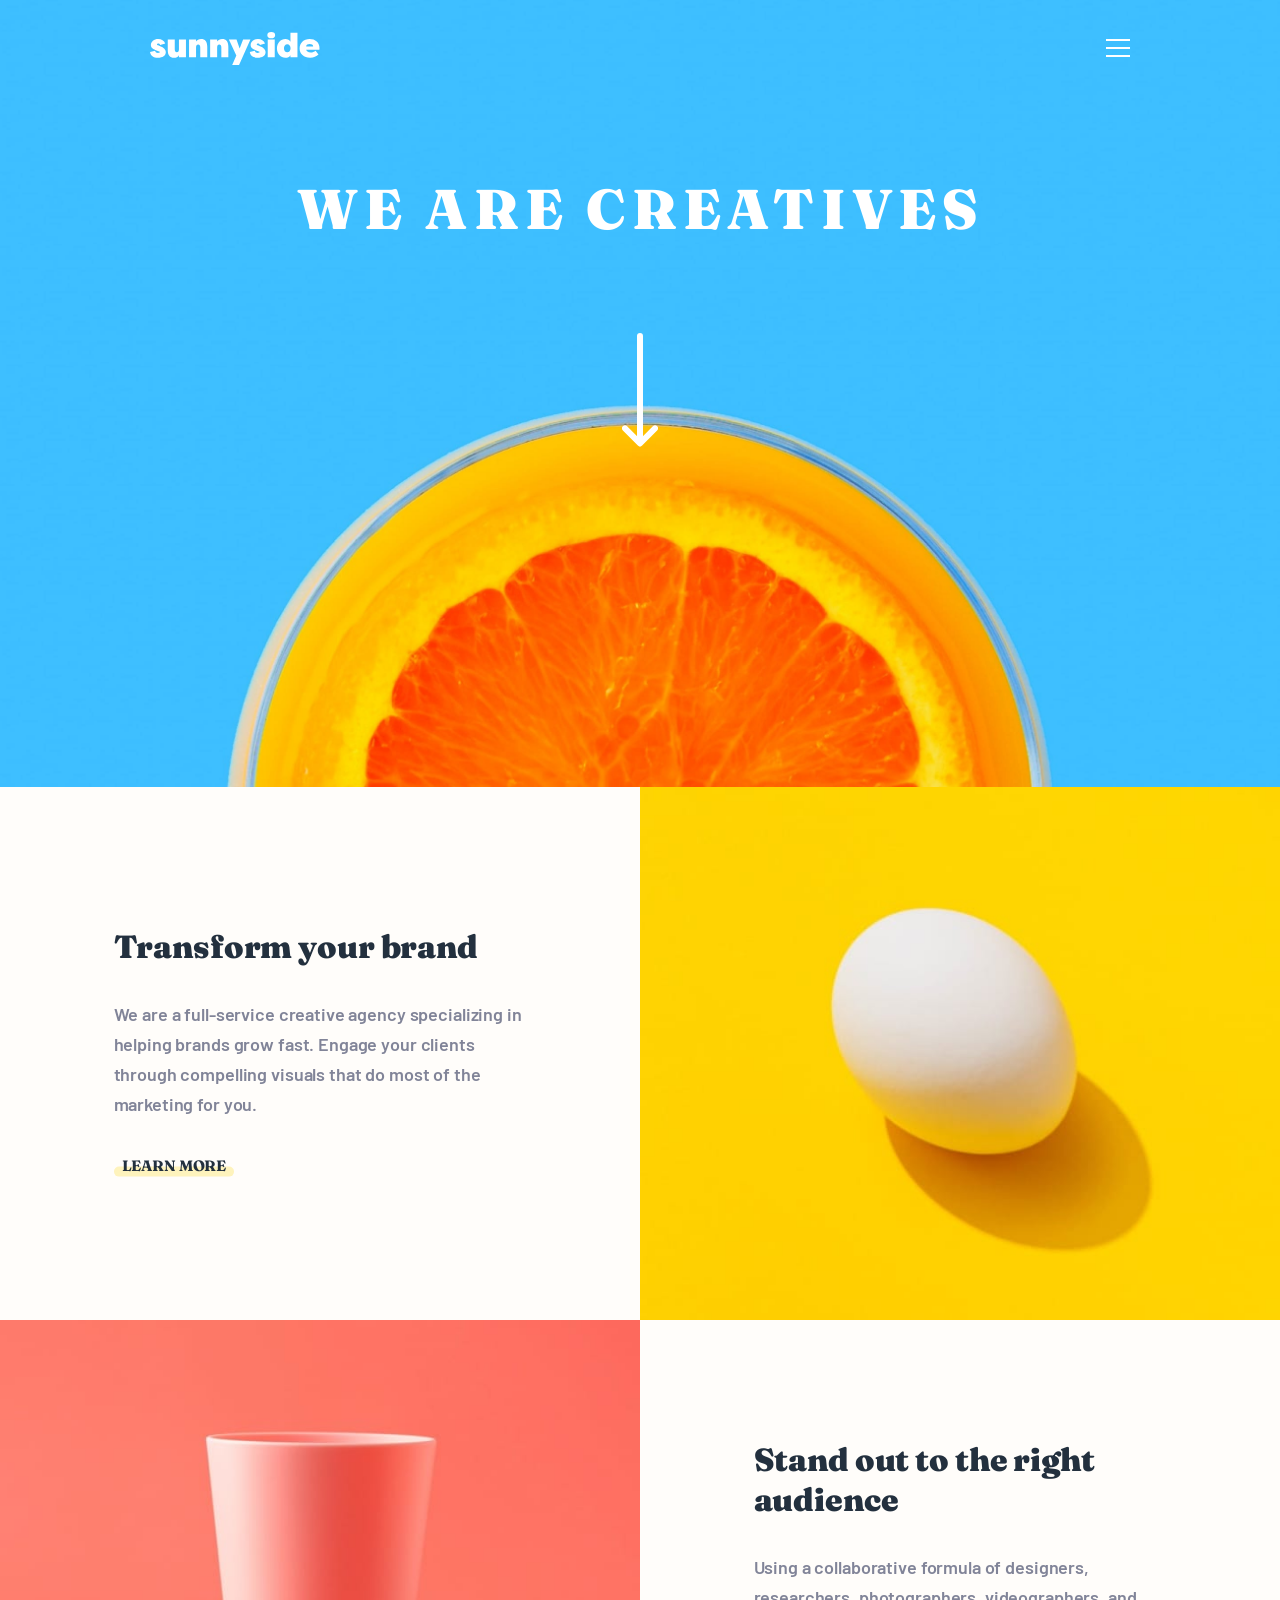
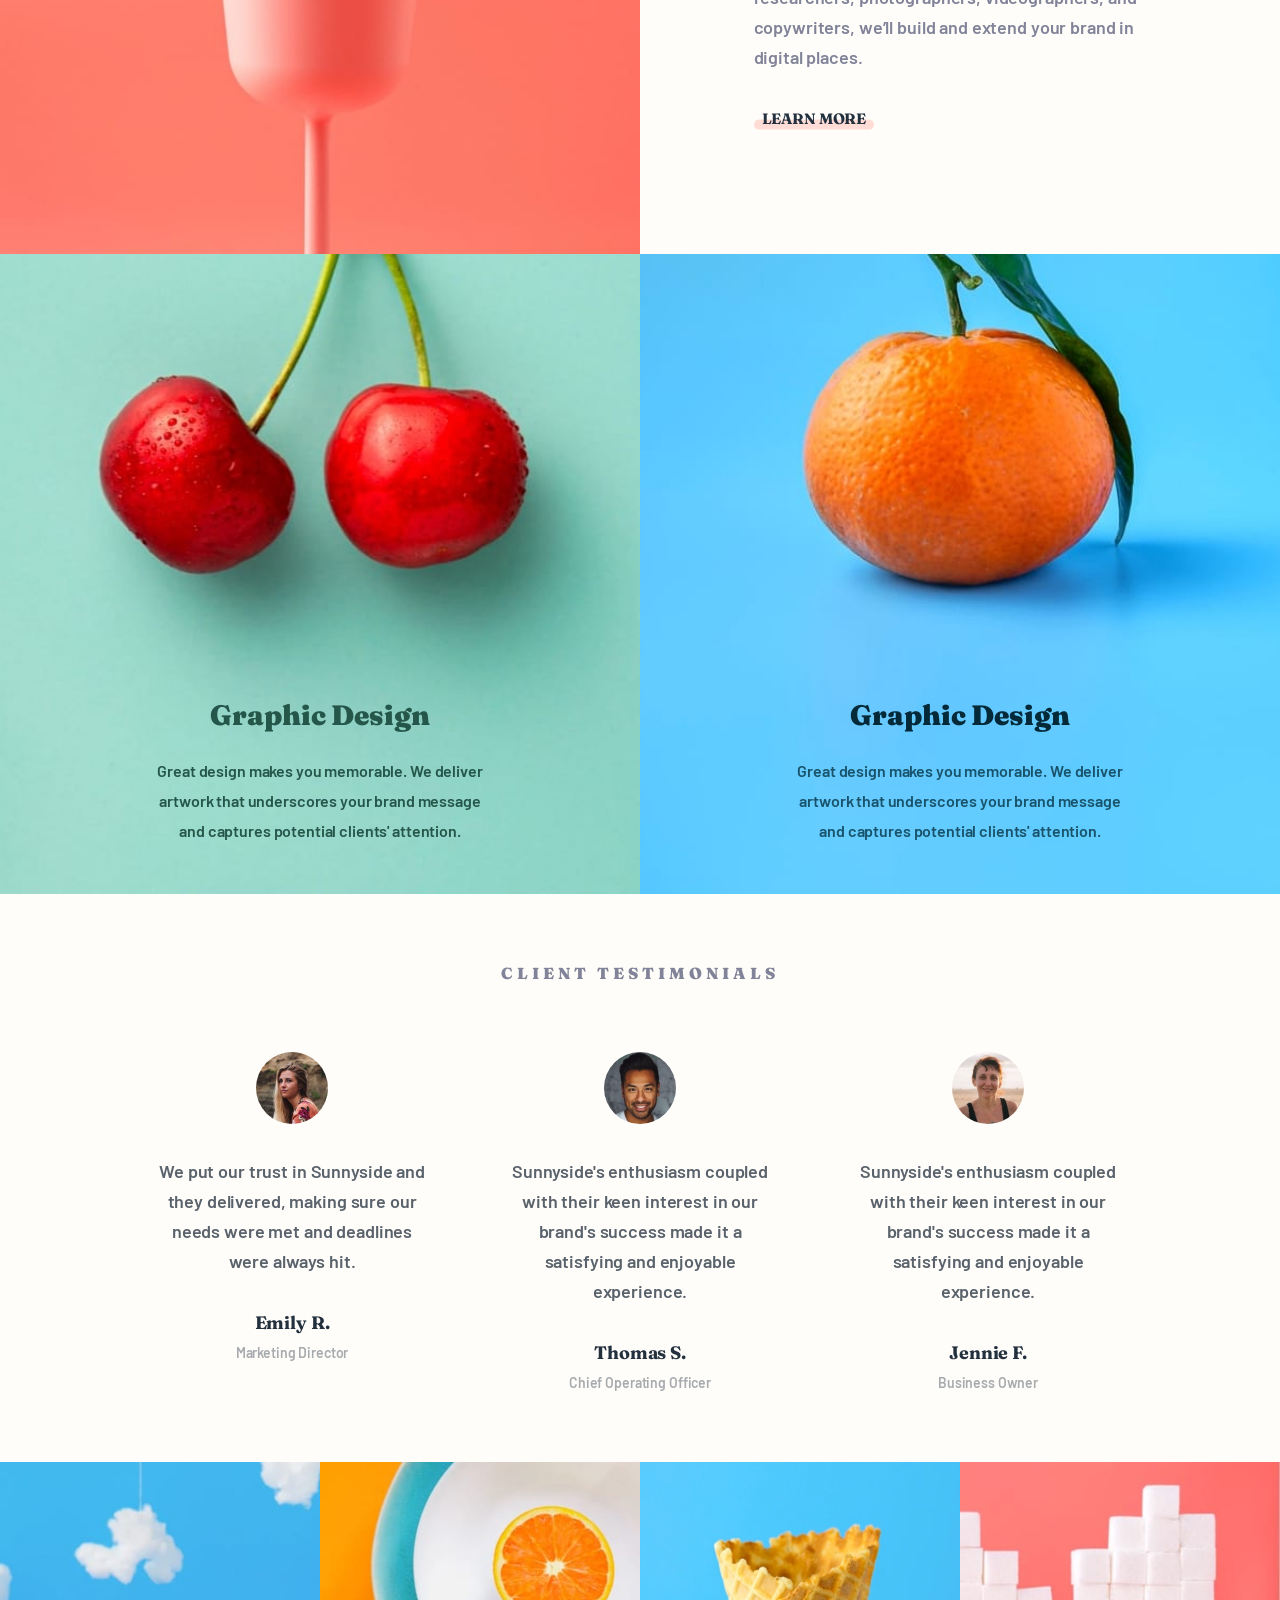
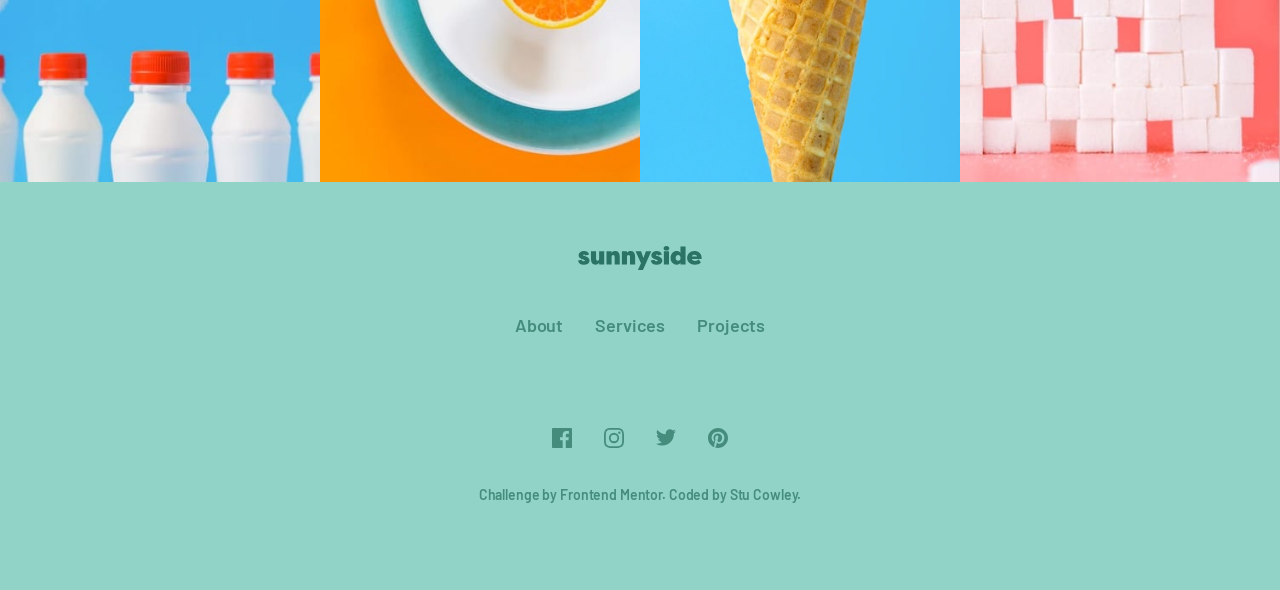
<file: index.html>
<!DOCTYPE html>
<html lang="en">
  <head>
    <meta charset="UTF-8" />
    <meta name="viewport" content="width=device-width, initial-scale=1.0" />
    <title>Frontend Mentor | Sunnyside Agency Landing Page</title>

    <link
      rel="shortcut icon"
      type="image/png"
      sizes="32x32"
      href="assets/images/favicon-32x32.png"
    />
    <link rel="stylesheet" href="css/styles.css" />
  </head>
  <body>
    <header class="header-primary">
      <div class="wrapper">
        <div class="header-primary__wrapper">
          <div class="header-primary__branding">
            <a href="#">
              <img src="assets/images/logo.svg" alt="Sunnyside" />
            </a>
          </div>

          <button
            class="header-primary__toggle"
            aria-controls="header-primary-nav"
            aria-expanded="false"
          >
            <img
              src="assets/images/icon-hamburger.svg"
              alt=""
              aria-hidden="true"
            />
            <span class="sr-only">Menu</span>
          </button>

          <nav class="header-primary__menu wrapper" id="header-primary-nav">
            <ul role="list" class="header-primary__menu-items">
              <li><a href="#">About</a></li>
              <li><a href="#">Services</a></li>
              <li><a href="#">Projects</a></li>
              <li><a class="btn btn-menu" href="#">Contact</a></li>
            </ul>
          </nav>
        </div>
      </div>

      <section class="header-primary__hero wrapper">
        <h1 class="heading">We are creatives</h1>

        <img src="assets/images/icon-arrow-down.svg" alt="" />
      </section>
    </header>

    <section>
      <div class="features__row">
        <div class="features__content">
          <h2 class="heading">Transform your brand</h2>

          <p>
            We are a full-service creative agency specializing in helping brands
            grow fast. Engage your clients through compelling visuals that do
            most of the marketing for you.
          </p>

          <a href="#" class="btn btn-link" data-btn-style="yellow">
            Learn more
          </a>
        </div>

        <div class="features__img">
          <picture>
            <source
              media="(min-width: 64em)"
              srcset="assets/images/desktop/image-transform.jpg"
            />
            <img src="assets/images/mobile/image-transform.jpg" alt="" />
          </picture>
        </div>
      </div>

      <div class="features__row">
        <div class="features__img">
          <picture>
            <source
              media="(min-width: 64em)"
              srcset="assets/images/desktop/image-stand-out.jpg"
            />
            <img src="assets/images/mobile/image-stand-out.jpg" alt="" />
          </picture>
        </div>

        <div class="features__content">
          <h2 class="heading">Stand out to the right audience</h2>

          <p>
            Using a collaborative formula of designers, researchers,
            photographers, videographers, and copywriters, we’ll build and
            extend your brand in digital places.
          </p>

          <a href="#" class="btn btn-link" data-btn-style="soft-red">
            Learn more
          </a>
        </div>
      </div>
    </section>

    <section class="services">
      <div class="services__item services__item-graphics">
        <div class="services__item-content">
          <h2 class="heading">Graphic Design</h2>

          <p>
            Great design makes you memorable. We deliver artwork that
            underscores your brand message and captures potential clients'
            attention.
          </p>
        </div>
      </div>

      <div class="services__item services__item-photography">
        <div class="services__item-content">
          <h2 class="heading">Graphic Design</h2>

          <p>
            Great design makes you memorable. We deliver artwork that
            underscores your brand message and captures potential clients'
            attention.
          </p>
        </div>
      </div>
    </section>

    <section class="testimonials wrapper">
      <h2 class="heading">Client testimonials</h2>

      <div class="testimonials__row">
        <blockquote>
          <img src="assets/images/image-emily.jpg" alt="Portrait of Emily R." />
          <p>
            We put our trust in Sunnyside and they delivered, making sure our
            needs were met and deadlines were always hit.
          </p>

          <footer>Emily R. <cite>Marketing Director</cite></footer>
        </blockquote>

        <blockquote>
          <img
            src="assets/images/image-thomas.jpg"
            alt="Portrait of Thomas S."
          />
          <p>
            Sunnyside's enthusiasm coupled with their keen interest in our
            brand's success made it a satisfying and enjoyable experience.
          </p>

          <footer>Thomas S. <cite>Chief Operating Officer</cite></footer>
        </blockquote>

        <blockquote>
          <img
            src="assets/images/image-jennie.jpg"
            alt="Portrait of Jennie F."
          />
          <p>
            Sunnyside's enthusiasm coupled with their keen interest in our
            brand's success made it a satisfying and enjoyable experience.
          </p>

          <footer>Jennie F. <cite>Business Owner</cite></footer>
        </blockquote>
      </div>
    </section>

    <section class="gallery">
      <div class="gallery__item">
        <picture>
          <source
            media="(min-width: 90em)"
            srcset="assets/images/desktop/image-gallery-milkbottles.jpg"
          />
          <img
            src="assets/images/mobile/image-gallery-milkbottles.jpg"
            alt=""
          />
        </picture>
      </div>

      <div class="gallery__item">
        <picture>
          <source
            media="(min-width: 90em)"
            srcset="assets/images/desktop/image-gallery-orange.jpg"
          />
          <img src="assets/images/mobile/image-gallery-orange.jpg" alt="" />
        </picture>
      </div>

      <div class="gallery__item">
        <picture>
          <source
            media="(min-width: 90em)"
            srcset="assets/images/desktop/image-gallery-cone.jpg"
          />
          <img src="assets/images/mobile/image-gallery-cone.jpg" alt="" />
        </picture>
      </div>

      <div class="gallery__item">
        <picture>
          <source
            media="(min-width: 90em)"
            srcset="assets/images/desktop/image-gallery-sugarcubes.jpg"
          />
          <img
            src="assets/images/mobile/image-gallery-sugar-cubes.jpg"
            alt=""
          />
        </picture>
      </div>
    </section>

    <footer class="footer">
      <div class="footer__container">
        <div class="footer__branding">
          <svg width="124" height="24" xmlns="http://www.w3.org/2000/svg">
            <path
              d="M5.857 18.708c1.638 0 2.995-.36 4.07-1.08 1.075-.721 1.613-1.769 1.613-3.144-.083-1.855-1.464-3.246-4.144-4.173l-1.44-.597c-.314-.1-.538-.198-.67-.298a.45.45 0 01-.198-.373c0-.414.273-.62.819-.62.678 0 1.182.347 1.513 1.043l3.698-1.044c-.893-2.22-2.614-3.329-5.162-3.329-1.522 0-2.788.398-3.797 1.193C1.15 7.08.645 8.116.645 9.39c0 .398.058.766.174 1.106.116.34.29.638.521.894.232.257.455.48.67.671.215.19.488.369.82.534.33.166.582.286.756.36.174.075.41.162.707.261l.422.15 1.49.546c.363.133.6.244.707.335a.449.449 0 01.16.36c0 .431-.404.647-1.215.647-1.191 0-1.903-.53-2.134-1.59L0 14.509c.463 2.8 2.416 4.2 5.857 4.2zm11.636 0c1.638 0 2.845-.63 3.623-1.888v1.615h5.112V5.366h-5.112v7.156c0 1.474-.505 2.21-1.514 2.21-1.026 0-1.539-.736-1.539-2.21V5.366h-5.112v7.653c0 3.793 1.514 5.69 4.542 5.69zm16.103-.273V11.28c0-1.475.504-2.212 1.513-2.212 1.026 0 1.54.737 1.54 2.212v7.155h5.111v-7.652c0-3.793-1.513-5.69-4.541-5.69-1.638 0-2.846.63-3.623 1.888V5.366h-5.113v13.069h5.113zm15.383 0V11.28c0-1.475.504-2.212 1.514-2.212 1.025 0 1.538.737 1.538 2.212v7.155h5.113v-7.652c0-3.793-1.514-5.69-4.542-5.69-1.638 0-2.846.63-3.623 1.888V5.366h-5.113v13.069h5.113zM64.958 24l8.289-18.634H67.91l-2.532 6.684-2.258-6.684h-5.584l5.435 11.802L59.944 24h5.014zm13.67-5.292c1.638 0 2.995-.36 4.07-1.08 1.076-.721 1.614-1.769 1.614-3.144-.083-1.855-1.465-3.246-4.145-4.173l-1.44-.597c-.314-.1-.537-.198-.67-.298a.45.45 0 01-.198-.373c0-.414.273-.62.819-.62.678 0 1.183.347 1.514 1.043l3.698-1.044c-.894-2.22-2.614-3.329-5.162-3.329-1.522 0-2.788.398-3.797 1.193-1.01.795-1.514 1.83-1.514 3.105 0 .398.058.766.173 1.106.116.34.29.638.522.894.231.257.455.48.67.671.215.19.488.369.819.534.33.166.583.286.757.36.173.075.41.162.707.261l.422.15 1.489.546c.364.133.6.244.707.335a.449.449 0 01.161.36c0 .431-.405.647-1.216.647-1.19 0-1.902-.53-2.134-1.59l-3.723.844c.464 2.8 2.416 4.2 5.857 4.2zm9.8-14.137c.91 0 1.613-.215 2.11-.646.495-.43.744-.977.744-1.64 0-.678-.24-1.23-.72-1.651C90.082.21 89.371 0 88.428 0c-.943 0-1.655.211-2.135.634-.48.422-.72.973-.72 1.652 0 .662.249 1.209.745 1.64.497.43 1.2.645 2.11.645zm2.556 13.864V5.366H85.87v13.069h5.113zm7.74.273c1.737 0 2.977-.63 3.722-1.888v1.615h5.112V.472h-5.112v6.534c-.745-1.275-1.985-1.913-3.723-1.913-1.753 0-3.214.642-4.38 1.926-1.166 1.283-1.75 2.91-1.75 4.882 0 1.97.584 3.598 1.75 4.882 1.166 1.283 2.627 1.925 4.38 1.925zm1.39-3.9c-.729 0-1.312-.274-1.75-.82-.439-.547-.658-1.243-.658-2.087 0-.845.215-1.54.645-2.087.447-.547 1.034-.82 1.762-.82s1.311.273 1.75.82c.438.546.657 1.242.657 2.087 0 .844-.219 1.54-.657 2.087-.439.546-1.022.82-1.75.82zm16.698 3.9c2.597 0 4.624-.754 6.08-2.26l-2.11-2.833c-1.042.845-2.217 1.267-3.524 1.267-.992 0-1.799-.224-2.42-.67-.62-.448-.93-.879-.93-1.293h9.604c.083-.298.124-.687.124-1.167 0-2.054-.674-3.677-2.022-4.87-1.349-1.193-3.073-1.789-5.175-1.789-2.25 0-4.028.671-5.335 2.013-1.307 1.341-1.961 2.956-1.961 4.844 0 1.938.69 3.549 2.072 4.833 1.382 1.283 3.247 1.925 5.597 1.925zm2.208-8.149h-5.112c.033-.613.298-1.08.794-1.404.496-.323 1.084-.484 1.762-.484.678 0 1.266.165 1.762.497.497.331.761.795.794 1.391z"
            />
          </svg>
        </div>

        <nav class="footer__links">
          <ul role="list" class="footer__links-items">
            <li><a href="#">About</a></li>
            <li><a href="#">Services</a></li>
            <li><a href="#">Projects</a></li>
          </ul>
        </nav>

        <nav class="footer__links footer__socials">
          <ul role="list" class="footer__links-items">
            <li>
              <a href="#">
                <svg width="20" height="20" xmlns="http://www.w3.org/2000/svg">
                  <path
                    d="M18.896 0H1.104C.494 0 0 .494 0 1.104v17.793C0 19.506.494 20 1.104 20h9.58v-7.745H8.076V9.237h2.606V7.01c0-2.583 1.578-3.99 3.883-3.99 1.104 0 2.052.082 2.329.119v2.7h-1.598c-1.254 0-1.496.597-1.496 1.47v1.928h2.989l-.39 3.018h-2.6V20h5.098c.608 0 1.102-.494 1.102-1.104V1.104C20 .494 19.506 0 18.896 0z"
                  />
                </svg>
              </a>
            </li>

            <li>
              <a href="#">
                <svg width="20" height="20" xmlns="http://www.w3.org/2000/svg">
                  <path
                    d="M10 1.802c2.67 0 2.987.01 4.042.059 2.71.123 3.975 1.409 4.099 4.099.048 1.054.057 1.37.057 4.04 0 2.672-.01 2.988-.057 4.042-.124 2.687-1.387 3.975-4.1 4.099-1.054.048-1.37.058-4.041.058-2.67 0-2.987-.01-4.04-.058-2.718-.124-3.977-1.416-4.1-4.1-.048-1.054-.058-1.37-.058-4.041 0-2.67.01-2.986.058-4.04.124-2.69 1.387-3.977 4.1-4.1 1.054-.048 1.37-.058 4.04-.058zM10 0C7.284 0 6.944.012 5.877.06 2.246.227.227 2.242.061 5.877.01 6.944 0 7.284 0 10s.012 3.057.06 4.123c.167 3.632 2.182 5.65 5.817 5.817 1.067.048 1.407.06 4.123.06s3.057-.012 4.123-.06c3.629-.167 5.652-2.182 5.816-5.817.05-1.066.061-1.407.061-4.123s-.012-3.056-.06-4.122C19.777 2.249 17.76.228 14.124.06 13.057.01 12.716 0 10 0zm0 4.865a5.135 5.135 0 100 10.27 5.135 5.135 0 000-10.27zm0 8.468a3.333 3.333 0 110-6.666 3.333 3.333 0 010 6.666zm5.338-9.87a1.2 1.2 0 100 2.4 1.2 1.2 0 000-2.4z"
                  />
                </svg>
              </a>
            </li>

            <li>
              <a href="#">
                <svg width="20" height="17" xmlns="http://www.w3.org/2000/svg">
                  <path
                    d="M20 2.172a8.192 8.192 0 01-2.357.646 4.11 4.11 0 001.805-2.27 8.22 8.22 0 01-2.606.996A4.096 4.096 0 0013.847.248c-2.65 0-4.596 2.472-3.998 5.037A11.648 11.648 0 011.392 1a4.109 4.109 0 001.27 5.478 4.086 4.086 0 01-1.858-.513c-.045 1.9 1.318 3.679 3.291 4.075a4.113 4.113 0 01-1.853.07 4.106 4.106 0 003.833 2.849A8.25 8.25 0 010 14.658a11.616 11.616 0 006.29 1.843c7.618 0 11.923-6.434 11.663-12.205A8.354 8.354 0 0020 2.172z"
                  />
                </svg>
              </a>
            </li>

            <li>
              <a href="#">
                <svg width="20" height="20" xmlns="http://www.w3.org/2000/svg">
                  <path
                    d="M10 0C4.477 0 0 4.477 0 10c0 4.237 2.636 7.855 6.356 9.312-.088-.791-.167-2.005.035-2.868.181-.78 1.172-4.97 1.172-4.97s-.299-.6-.299-1.486c0-1.39.806-2.428 1.81-2.428.852 0 1.264.64 1.264 1.408 0 .858-.546 2.14-.828 3.33-.236.995.5 1.807 1.48 1.807 1.778 0 3.144-1.874 3.144-4.58 0-2.393-1.72-4.068-4.176-4.068-2.845 0-4.516 2.135-4.516 4.34 0 .859.331 1.781.745 2.281a.3.3 0 01.069.288l-.278 1.133c-.044.183-.145.223-.335.134-1.249-.581-2.03-2.407-2.03-3.874 0-3.154 2.292-6.052 6.608-6.052 3.469 0 6.165 2.473 6.165 5.776 0 3.447-2.173 6.22-5.19 6.22-1.013 0-1.965-.525-2.291-1.148l-.623 2.378c-.226.869-.835 1.958-1.244 2.621.937.29 1.931.446 2.962.446 5.523 0 10-4.477 10-10S15.523 0 10 0z"
                  />
                </svg>
              </a>
            </li>
          </ul>
        </nav>
      </div>

      <div class="attribution wrapper">
        Challenge by
        <a href="#" target="_blank">Frontend Mentor</a>. Coded by
        <a href="https://www.frontendmentor.io/profile/frontendstu"
          >Stu Cowley</a
        >.
      </div>
    </footer>

    <script src="js/scripts.js"></script>
  </body>
</html>
</file>
<file: css/styles.css>
:root {
  --color-neutral-100: 0, 0%, 100%;
  --color-neutral-150: 34, 100%, 99%;
  --color-neutral-300: 210, 4%, 67%;
  --color-neutral-500: 232, 10%, 55%;
  --color-neutral-700: 213, 9%, 39%;
  --color-neutral-900: 212, 27%, 19%;
  --color-theme-soft-red: 7, 99%, 70%;
  --color-theme-yellow: 51, 100%, 49%;
  --body-bg: hsl(var(--color-neutral-150));
  --fs-100: 0.875rem;
  --fs-200: 0.9375rem;
  --fs-300: 1rem;
  --fs-400: 1.125rem;
  --fs-500: 1.25rem;
  --fs-600: 1.75rem;
  --fs-700: 2rem;
  --fs-800: 2.5rem;
  --fs-900: 3.5rem;
  --fw-semibold: 600;
  --fw-bold: 700;
  --fw-black: 900;
  --ff-barlow: "Barlow", sans-serif;
  --ff-fraunces: "Fraunces", serif;
  --leading-250: 1.5625rem;
  --leading-270: 1.6875rem;
  --leading-300: 1.875rem;
  --leading-320: 2rem;
  --copy-font: var(--fw-semibold) var(--fs-400) var(--ff-barlow);
  --copy-tracking: -0.13px;
  --copy-leading: var(--leading-300);
  --copy-color: hsl(var(--color-neutral-500));
  --heading-fw: var(--fw-black);
  --heading-ff: var(--ff-fraunces);
  --link-decoration: none;
  --link-decoration-active: none;
  --link-color: hsl(var(--color-neutral-900));
  --link-color-active: var(--link-color);
  --link-transition: 200ms ease-in-out all;
  --btn-ff: var(--ff-fraunces);
  --btn-fs: var(--fs-200);
  --btn-transition: var(--link-transition);
  --btn-menu-tracking: -0.11px;
  --btn-menu-color: hsl(var(--color-neutral-900));
  --btn-menu-bg: hsla(var(--color-theme-yellow), 1);
  --btn-menu-bg-active: hsla(var(--color-theme-yellow), 0.5);
  --btn-menu-radius: 99vw;
  --btn-menu-padding: 0.5rem 2rem;
  --btn-link-radius: 99vw;
  --btn-link-padding-inline: 0.5rem;
  --btn-link-transform: translateY(0.35rem);
  --btn-link-height: 0.625rem;
  --btn-link-style-soft-red: hsla(var(--color-theme-soft-red), 0.25);
  --btn-link-style-soft-red-active: hsla(var(--color-theme-soft-red), 1);
  --btn-link-style-yellow: hsla(var(--color-theme-yellow), 0.25);
  --btn-link-style-yellow-active: hsla(var(--color-theme-yellow), 1);
  --wrapper-max-width: 20.4375rem;
  --header-bg-img: url("../assets/images/mobile/image-header.jpg");
  --header-bg: hsl(197, 76, 56);
  --header-padding-top: 2rem;
  --header-branding-width: 7.75rem;
  --header-hero-margin-top: 5.5rem;
  --header-hero-height: 23.4375rem;
  --header-hero-img-margin-top: 3.25rem;
  --header-hero-heading-fs: var(--fs-800);
  --header-hero-heading-tracking: 0.390625rem;
  --header-hero-color: hsl(var(--color-neutral-100));
  --features-content-padding: 4rem 1.5rem;
  --features-content-row-gap: 1.5rem;
  --features-content-heading-fs: var(--fs-700);
  --features-content-heading-leading: 1.25;
  --features-content-heading-color: hsl(var(--color-neutral-900));
  --services-item-height: 40rem;
  --services-item-padding: 0 1.5rem 3rem;
  --services-content-fs: var(--fs-300);
  --services-content-gap: 1.625rem;
  --services-content-max-width: 20.4375rem;
  --services-content-heading-fs: var(--fs-600);
  --services-graphics-color: hsl(166, 40%, 24%);
  --services-graphics-bg-url: url("../assets/images/mobile/image-graphic-design.jpg");
  --services-photography-color: hsl(198, 62%, 26%);
  --services-photography-heading-color: hsl(197, 86%, 12%);
  --services-photography-bg-url: url("../assets/images/mobile/image-photography.jpg");
  --testimonials-padding-block: 4rem;
  --testimonials-heading-fs: var(--fs-300);
  --testimonials-heading-tracking: 4px;
  --testimonials-row-margin-top: 4rem;
  --testimonials-row-gap: 4rem;
  --testimonials-img-radius: 99vw;
  --testimonials-img-size: 4.5rem;
  --testimonials-blockquote-color: hsl(var(--color-neutral-700));
  --testimonials-blockquote-gap: 2rem;
  --testimonials-author-fs: var(--fs-400);
  --testimonials-author-ff: var(--heading-ff);
  --testimonials-author-tracking: -0.13px;
  --testimonials-author-color: hsl(var(--color-neutral-900));
  --testimonials-author-cite-fs: var(--fs-100);
  --testimonials-author-cite-ff: var(--ff-barlow);
  --testimonials-author-cite-color: hsl(var(--color-neutral-300));
  --footer-color: hsl(167, 34%, 41%);
  --footer-color-active: hsl(var(--color-neutral-100));
  --footer-bg: hsl(168, 44%, 70%);
  --footer-padding-block: 4rem 5rem;
  --footer-container-max-width: 18.75rem;
  --footer-branding-fill: hsl(168, 46%, 31%);
  --footer-links-margin-top: 2.5rem;
  --footer-links-social-margin-top: 5.5rem;
  --attribution-fs: var(--fs-100);
  --attribution-margin-top: 2rem;
}
@media (min-width: 90em) {
  :root {
    --btn-menu-color-active: hsl(var(--color-neutral-100));
    --btn-menu-bg: hsla(var(--color-neutral-100), 1);
    --btn-menu-bg-active: hsla(var(--color-neutral-100), 0.25);
  }
}
@media (min-width: 48em) {
  :root {
    --wrapper-max-width: 35.8125rem;
  }
}
@media (min-width: 64em) {
  :root {
    --wrapper-max-width: 61.25rem;
  }
}
@media (min-width: 90em) {
  :root {
    --wrapper-max-width: 69.375rem;
  }
}
@media (min-width: 48em) {
  :root {
    --header-branding-width: 10.625rem;
    --header-bg-img: url("../assets/images/desktop/image-header.jpg");
  }
}
@media (max-width: 89.98em) {
  :root {
    --header-menu-top-pos: 6.75rem;
    --header-menu-bg: hsl(var(--color-neutral-150));
    --header-menu-item-fs: var(--fs-500);
    --header-menu-item-color: hsl(var(--color-neutral-300));
  }
}
@media (min-width: 90em) {
  :root {
    --header-menu-col-gap: 2.9375rem;
    --header-menu-item-fs: var(--fs-200);
    --header-menu-item-color: hsl(var(--color-neutral-100));
  }
}
@media (min-width: 48em) {
  :root {
    --header-hero-margin-top: 7.25rem;
    --header-hero-height: 37.875rem;
    --header-hero-heading-fs: var(--fs-900);
    --header-hero-img-margin-top: 6rem;
  }
}
@media (min-width: 48em) {
  :root {
    --features-content-padding: 0 1rem;
    --features-content-max-width: 27.8125rem;
    --features-content-row-gap: 2rem;
  }
}
@media (min-width: 90em) {
  :root {
    --features-content-heading-fs: var(--fs-800);
  }
}
@media (min-width: 48em) {
  :root {
    --services-content-max-width: 21.1875rem;
  }
}
@media (min-width: 48em) {
  :root {
    --services-graphics-bg-url: url("../assets/images/desktop/image-graphic-design.jpg");
  }
}
@media (min-width: 48em) {
  :root {
    --services-photography-bg-url: url("../assets/images/desktop/image-photography.jpg");
  }
}
@media (min-width: 90em) {
  :root {
    --testimonials-padding-block: 10rem;
  }
}
@media (min-width: 90em) {
  :root {
    --testimonials-heading-fs: var(--fs-400);
    --testimonials-heading-tracking: 5px;
  }
}
@media (min-width: 90em) {
  :root {
    --testimonials-row-gap: 1.875rem;
  }
}
@media (min-width: 90em) {
  :root {
    --testimonials-blockquote-gap: 3.625rem;
  }
}
@media (min-width: 90em) {
  :root {
    --footer-padding-block: 4.5rem;
  }
}

*,
*::before,
*::after {
  box-sizing: border-box;
}

* {
  margin: 0;
  padding: 0;
  font: inherit;
}

html {
  color-scheme: light;
}

body {
  min-height: 100vh;
}

img,
picture,
svg,
video {
  display: block;
  max-width: 100%;
}

ul[role=list],
ol[role=list] {
  list-style: none;
}

.sr-only {
  position: absolute !important;
  clip-path: inset(50%) !important;
  margin: -1px !important;
  border: 0 !important;
  padding: 0 !important;
  width: 1px !important;
  height: 1px !important;
  overflow: hidden !important;
  white-space: nowrap !important;
}

@font-face {
  font-family: Barlow;
  font-display: swap;
  font-weight: 600;
  src: url(../assets/fonts/Barlow/Barlow-SemiBold.ttf);
}
@font-face {
  font-family: Fraunces;
  font-display: swap;
  font-weight: 700 900;
  src: url(../assets/fonts/Fraunces/Fraunces-VariableFont_SOFT,WONK,opsz,wght.ttf);
}
body {
  font: var(--copy-font);
  letter-spacing: var(--copy-tracking);
  line-height: var(--copy-leading);
  color: var(--copy-color);
  background-color: var(--body-bg);
}

a {
  text-decoration: var(--link-decoration);
  color: var(--link-color);
  transition: var(--link-transition);
}
a:hover, a:focus {
  text-decoration: var(--link-decoration-active);
  color: var(--link-color-active);
}

/** 
 * NOTE: Global heading styles only include the heading font family and font 
 * weight. Font sizes, leading, tracking and colours will need to be declared 
 * where they are required and not globally.
 */
.heading {
  text-transform: uppercase;
  font-weight: var(--heading-fw);
  font-family: var(--heading-ff);
}

.btn {
  display: flex;
  align-items: center;
  justify-content: center;
  text-transform: uppercase;
  font-size: var(--btn-fs) !important;
  font-family: var(--btn-ff);
  width: fit-content;
}
.btn::after {
  transition: var(--btn-transition);
}

.btn-menu {
  letter-spacing: var(--btn-menu-tracking);
  color: var(--btn-menu-color) !important;
  background-color: var(--btn-menu-bg);
  border-radius: var(--btn-menu-radius);
  padding: var(--btn-menu-padding);
}
.btn-menu:hover, .btn-menu:focus-within {
  color: var(--btn-menu-color-active) !important;
  background-color: var(--btn-menu-bg-active);
}

.btn-link {
  padding-inline: var(--btn-link-padding-inline);
  position: relative;
}
.btn-link::after {
  content: "";
  border-radius: var(--btn-link-radius);
  height: var(--btn-link-height);
  z-index: -999;
  position: absolute;
  transform: var(--btn-link-transform);
  width: 100%;
}
.btn-link[data-btn-style=soft-red]::after {
  background-color: var(--btn-link-style-soft-red);
}
.btn-link[data-btn-style=soft-red]:hover::after, .btn-link[data-btn-style=soft-red]:focus-within::after {
  background-color: var(--btn-link-style-soft-red-active);
}
.btn-link[data-btn-style=yellow]::after {
  background-color: var(--btn-link-style-yellow);
}
.btn-link[data-btn-style=yellow]:hover::after, .btn-link[data-btn-style=yellow]:focus-within::after {
  background-color: var(--btn-link-style-yellow-active);
}

.wrapper {
  margin-inline: auto;
  max-width: var(--wrapper-max-width);
}

.header-primary {
  background-image: var(--header-bg-img);
  background-color: var(--header-bg);
  background-size: cover;
  background-repeat: no-repeat;
  background-position: center;
  padding-top: var(--header-padding-top);
}
.header-primary__wrapper {
  display: flex;
  align-items: center;
  justify-content: center;
  justify-content: space-between;
}
.header-primary__branding img {
  width: var(--header-branding-width);
}
.header-primary__toggle {
  cursor: pointer;
  background: transparent;
  border: 0;
  display: none;
}
@media (max-width: 89.98em) {
  .header-primary__toggle {
    display: block;
  }
}
@media (max-width: 89.98em) {
  .header-primary__menu {
    display: none;
    position: absolute;
    width: 100%;
  }
  .header-primary__menu[data-visible] {
    display: flex;
    align-items: center;
    justify-content: center;
    top: var(--header-menu-top-pos);
    background-color: var(--header-menu-bg);
  }
  .header-primary__menu[data-visible]::before {
    content: "";
    width: 0;
    height: 0;
    position: absolute;
    top: -1.5rem;
    right: 0;
    bottom: 0;
    border-top: 30px solid transparent;
    border-bottom: 30px solid transparent;
    border-right: 30px solid var(--header-menu-bg);
    z-index: 1;
  }
}
@media (min-width: 90em) {
  .header-primary__menu {
    margin-inline: unset;
  }
}
.header-primary__menu-items a {
  color: var(--header-menu-item-color);
  font-size: var(--header-menu-item-fs);
}
@media (max-width: 89.99em) {
  .header-primary__menu-items {
    padding-bottom: 2rem;
  }
  .header-primary__menu-items li {
    text-align: center;
    margin-top: 2rem;
  }
}
@media (min-width: 90em) {
  .header-primary__menu-items {
    display: inline-flex;
    align-items: center;
    column-gap: var(--header-menu-col-gap);
  }
}
.header-primary__hero {
  text-align: center;
  margin-top: var(--header-hero-margin-top);
  height: var(--header-hero-height);
}
.header-primary__hero .heading {
  font-size: var(--header-hero-heading-fs);
  line-height: 1;
  letter-spacing: var(--header-hero-heading-tracking);
  color: var(--header-hero-color);
}
.header-primary__hero img {
  margin-top: var(--header-hero-img-margin-top);
  margin-inline: auto;
}

.features__row {
  display: grid;
  grid-template-columns: repeat(1, minmax(0, 1fr));
}
@media (min-width: 48em) {
  .features__row {
    grid-template-columns: repeat(2, minmax(0, 2fr));
  }
}
.features__img img {
  width: 100%;
  height: 100%;
  object-fit: cover;
}
.features__content {
  text-align: center;
  padding: var(--features-content-padding);
  display: flex;
  flex-direction: column;
  align-items: center;
  justify-content: center;
  row-gap: var(--features-content-row-gap);
}
.features__content .heading {
  text-transform: none;
  font-size: var(--features-content-heading-fs);
  line-height: var(--features-content-heading-leading);
  color: var(--features-content-heading-color);
}
@media (min-width: 48em) {
  .features__content {
    text-align: left;
    margin-inline: auto;
    max-width: var(--features-content-max-width);
    align-items: flex-start;
  }
}

@media (max-width: 47.98em) {
  .features__row:first-child > .features__content {
    order: 1;
  }
}
.services {
  display: grid;
  grid-template-columns: repeat(1, minmax(0, 1fr));
}
@media (min-width: 64em) {
  .services {
    grid-template-columns: repeat(2, minmax(0, 2fr));
  }
}
.services__item {
  display: flex;
  align-items: flex-end;
  height: var(--services-item-height);
  padding: var(--services-item-padding);
}
.services__item-content {
  text-align: center;
  font-size: var(--services-content-fs);
  display: flex;
  flex-direction: column;
  gap: var(--services-content-gap);
  max-width: var(--services-content-max-width);
  margin-inline: auto;
}
.services__item-content .heading {
  text-transform: none;
  font-size: var(--services-content-heading-fs);
}
.services__item-graphics, .services__item-photography {
  background-repeat: no-repeat;
  background-position: top center;
  background-size: cover;
}
.services__item-graphics {
  background-image: var(--services-graphics-bg-url);
  color: var(--services-graphics-color);
}
.services__item-photography {
  background-image: var(--services-photography-bg-url);
  color: var(--services-photography-color);
}
.services__item-photography .heading {
  color: var(--services-photography-heading-color);
}

.testimonials {
  text-align: center;
  padding-block: var(--testimonials-padding-block);
}
.testimonials .heading {
  font-size: var(--testimonials-heading-fs);
  letter-spacing: var(--testimonials-heading-tracking);
}
.testimonials blockquote {
  color: var(--testimonials-blockquote-color);
  display: flex;
  flex-direction: column;
  gap: var(--testimonials-blockquote-gap);
}
.testimonials blockquote img {
  border-radius: var(--testimonials-img-radius);
  margin-inline: auto;
  width: var(--testimonials-img-size);
  height: var(--testimonials-img-size);
}
.testimonials blockquote footer {
  font-size: var(--testimonials-author-fs);
  font-family: var(--testimonials-author-ff);
  letter-spacing: var(--testimonials-author-tracking);
  color: var(--testimonials-author-color);
  display: flex;
  flex-direction: column;
}
.testimonials blockquote footer cite {
  font-size: var(--testimonials-author-cite-fs);
  font-family: var(--testimonials-author-cite-ff);
  color: var(--testimonials-author-cite-color);
}
.testimonials__row {
  margin-top: var(--testimonials-row-margin-top);
  display: grid;
  grid-template-columns: repeat(1, minmax(0, 1fr));
  gap: var(--testimonials-row-gap);
}
@media (min-width: 64em) {
  .testimonials__row {
    grid-template-columns: repeat(3, minmax(0, 1fr));
  }
}

.gallery {
  display: grid;
  grid-template-columns: repeat(2, minmax(0, 1fr));
}
@media (min-width: 64em) {
  .gallery {
    grid-template-columns: repeat(4, minmax(0, 1fr));
  }
}

.footer {
  color: var(--footer-color);
  background-color: var(--footer-bg);
  padding-block: var(--footer-padding-block);
}
.footer a {
  color: var(--footer-color);
  fill: var(--footer-color);
}
.footer a:hover, .footer a:focus {
  color: var(--footer-color-active);
  fill: var(--footer-color-active);
}
.footer__container {
  margin-inline: auto;
  max-width: var(--footer-container-max-width);
}
.footer__branding {
  display: flex;
  align-items: center;
  justify-content: center;
  fill: var(--footer-branding-fill);
  margin-inline: auto;
}
.footer__links {
  margin-top: var(--footer-links-margin-top);
}
.footer__links-items {
  display: flex;
  align-items: center;
  justify-content: center;
  column-gap: 2rem;
}
.footer__socials {
  margin-top: var(--footer-links-social-margin-top);
}

.attribution {
  text-align: center;
  font-size: var(--attribution-fs);
  margin-top: var(--attribution-margin-top);
}
</file>
